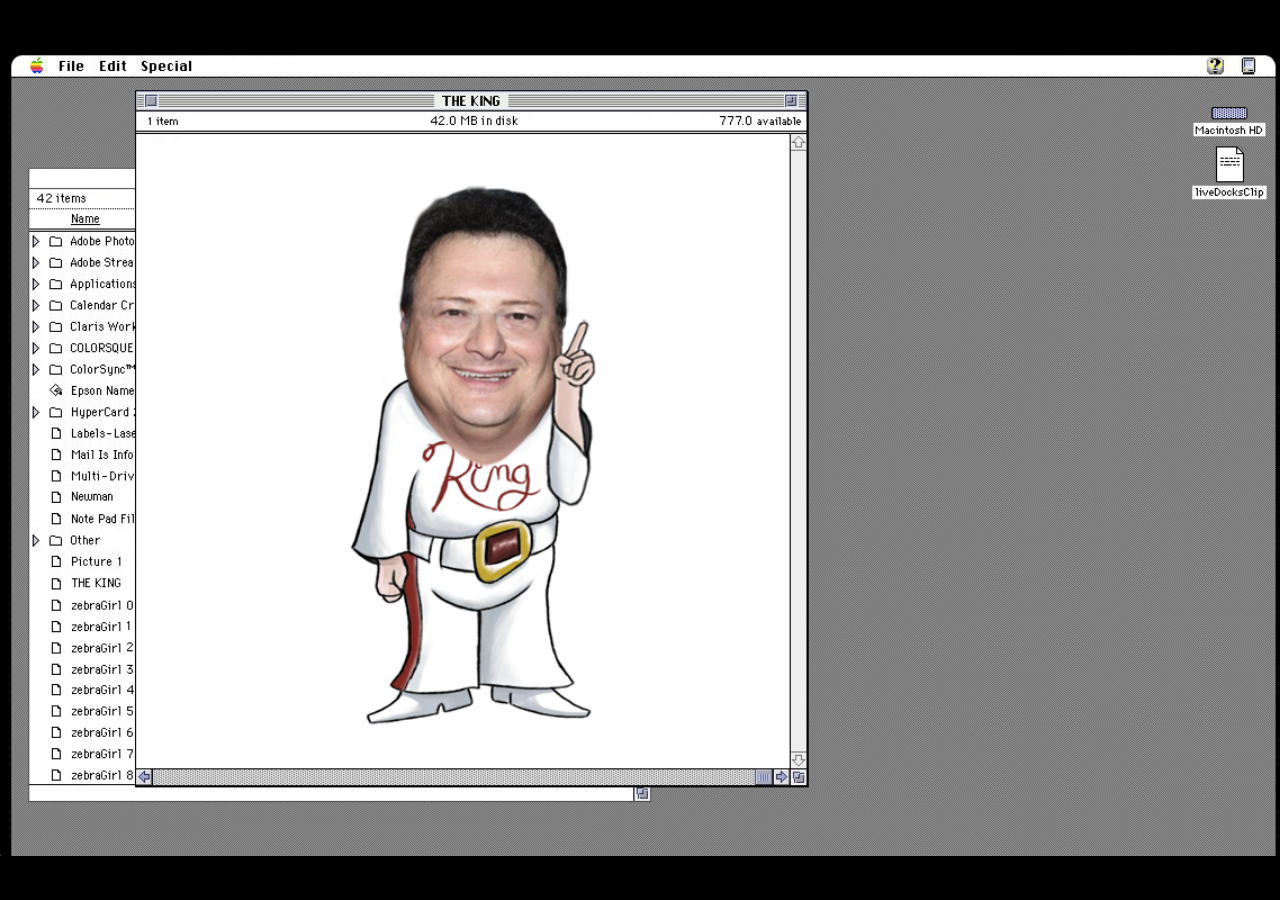
<file: students/index.html>
<!DOCTYPE html>
<html lang="en-us">
  <head>
    <meta charset="utf-8" />
    <meta name="viewport" content="width=device-width, initial-scale=1.0, maximum-scale=1" />
    <title>You Didn't Say the Magic Word</title>
    <style>
      body {
        margin:0; 
        padding: 0; 
        background: black;
      }
      .cheatin-uh {
        background: transparent url('../images/ah-ah-ah.png') no-repeat center center;
        background-size: contain;
        height: 100vh;
        width: 100vw;
      }
    </style>
    <link rel="shortcut icon" href="favicon.ico" />
  </head>
  <body>
    <div class="cheatin-uh"></div>
  </body>
</html>
</file>
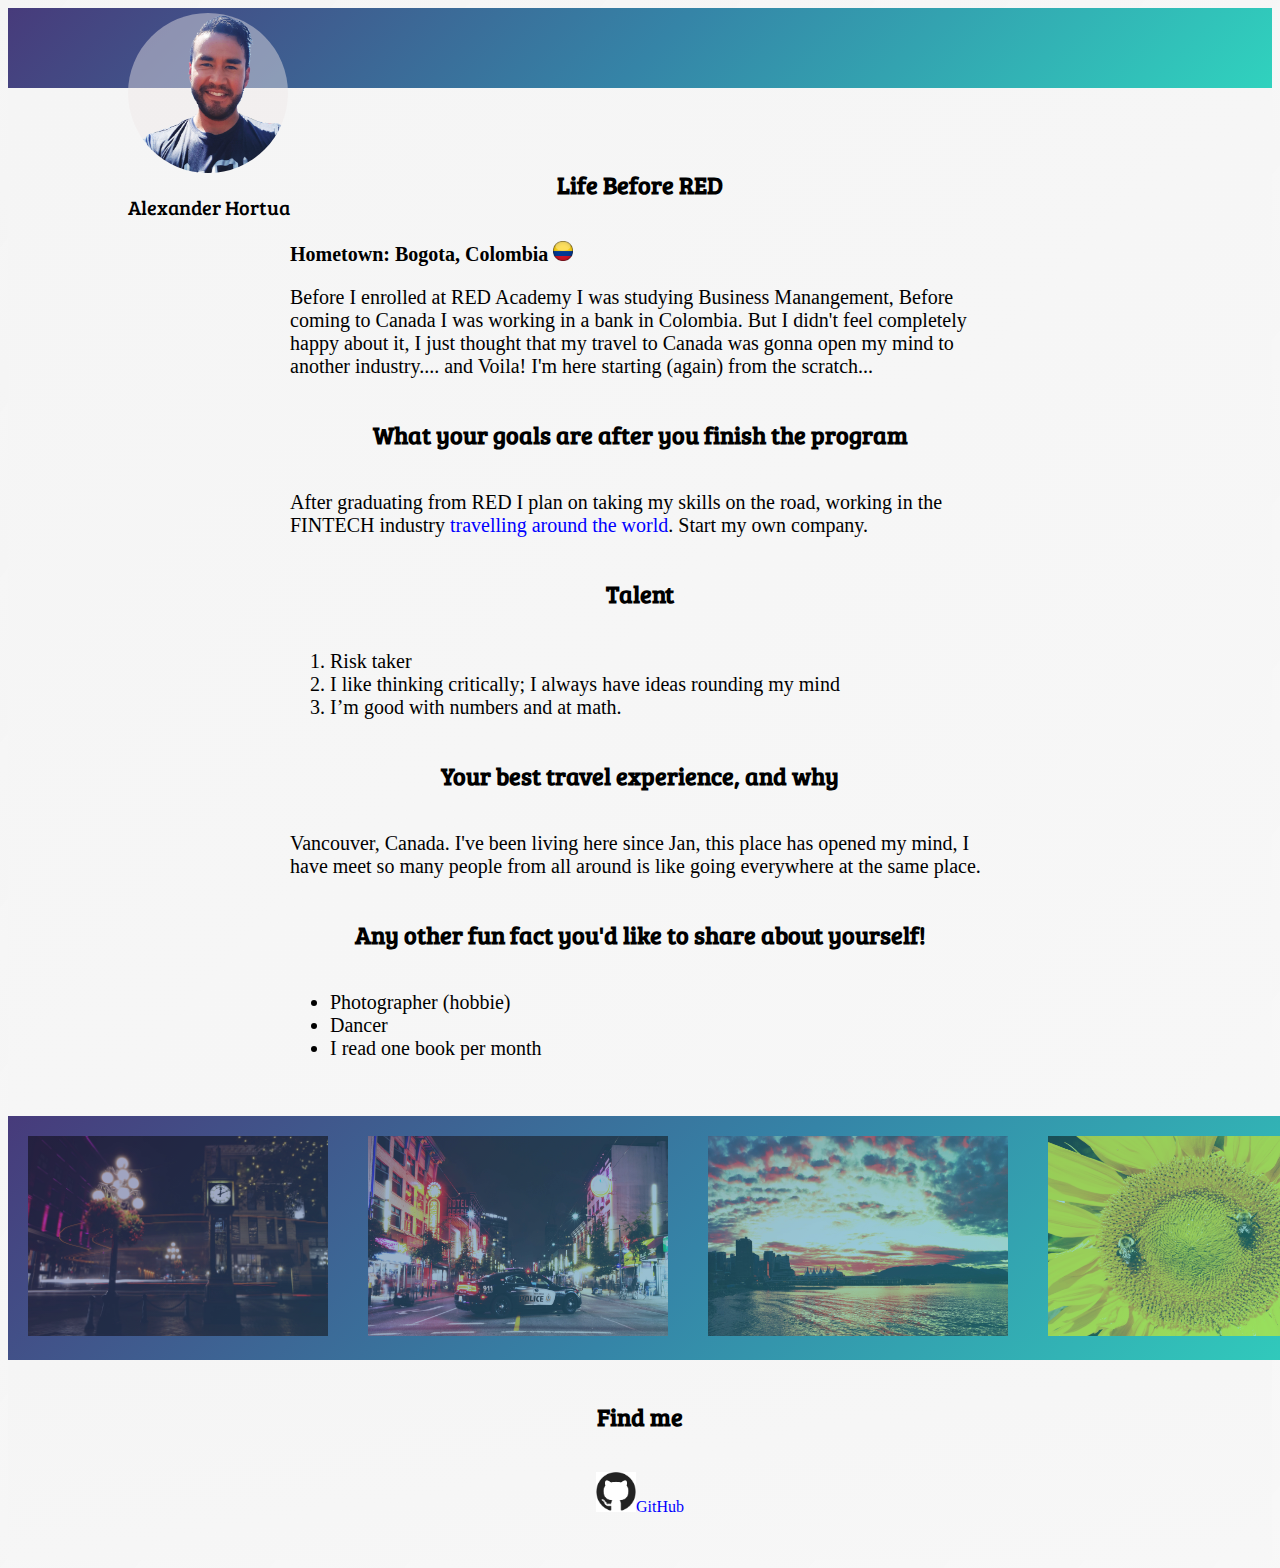
<file: students/alexander-hortua/index.html>
<!DOCTYPE html>
<html>
<head>
<link href="./style.css" type="text/css" rel="stylesheet">   
<link href="https://fonts.googleapis.com/css?family=Bree+Serif|Pacifico" rel="stylesheet">
<title>Alexander Hortua (Noha)</title>
</head>
<body>

    

   <div class="container">
	<header>
		<div class="center">
				<h2>Life Before RED</h2>
					<h3>Hometown: Bogota, Colombia    <img src="Images/flag-3d-round-250.png" width="20px"></h3>
			  	    <p>	Before I enrolled at RED Academy I was studying Business Manangement, Before coming to Canada I was working in a bank in Colombia. But I didn't feel completely happy about it, I just thought that my travel to Canada was gonna open my mind to another industry.... and Voila! I'm here starting (again) from the scratch...</p>	
			
						
				<h2>What your goals are after you finish the program</h2>
					<p>After graduating from RED I plan on taking my skills on the road, working in the FINTECH industry <a href ="https://www.outsite.co" target="_blank">travelling around the world</a>. Start my own company.</p>			
				<h2>Talent</h2> 
					<ol>
						<li>Risk taker</li>
						<li>I like thinking critically; I always have ideas rounding my mind </li>
						<li>I’m good with numbers and at math.</li>
						
								
					</ol>
							
					
				<h2>Your best travel experience, and why</h2>

					<p>Vancouver, Canada. I've been living here since Jan, this place has opened my mind, I have meet so many people from all around is like going everywhere at the same place.</p>

				<h2>Any other fun fact you'd like to share about yourself!</h2>
					<ul>
						<li>Photographer (hobbie)</li>
						<li>Dancer</li>
						<li>I read one book per month</li>
						
					</ul>
				
		
			</div>	

	</header>
	
 
	<nav>
		<div>
		
			<div class="profile-image">
					

			</div>
			<div>
			<p>Alexander Hortua</p>
			</div>
		</div>
	</nav> 
		<section class="info">

		<div class="photos">
			<img src="Images/steamclock.jpg" width="300" height="200px">
		</div>
			
		<div class="photos">
				<img src="Images/police.jpg" width="300" height="200px">
		</div>
		<div class="photos">
				<img src="Images/redsun.jpg" width="300" height="200px">
		</div>
	
		<div class="photos">
				<img src="Images/bee2.jpg" width="300" height="200px">
		</div>



		</section> 
		
		<footer>
			<h2>Find me</h2><a href="https://github.com/AlexanderHMagno" target="_blank"><img src="Images/github.png" width="40px">GitHub</a></footer> 
    </div>

</body>
</html>
</file>
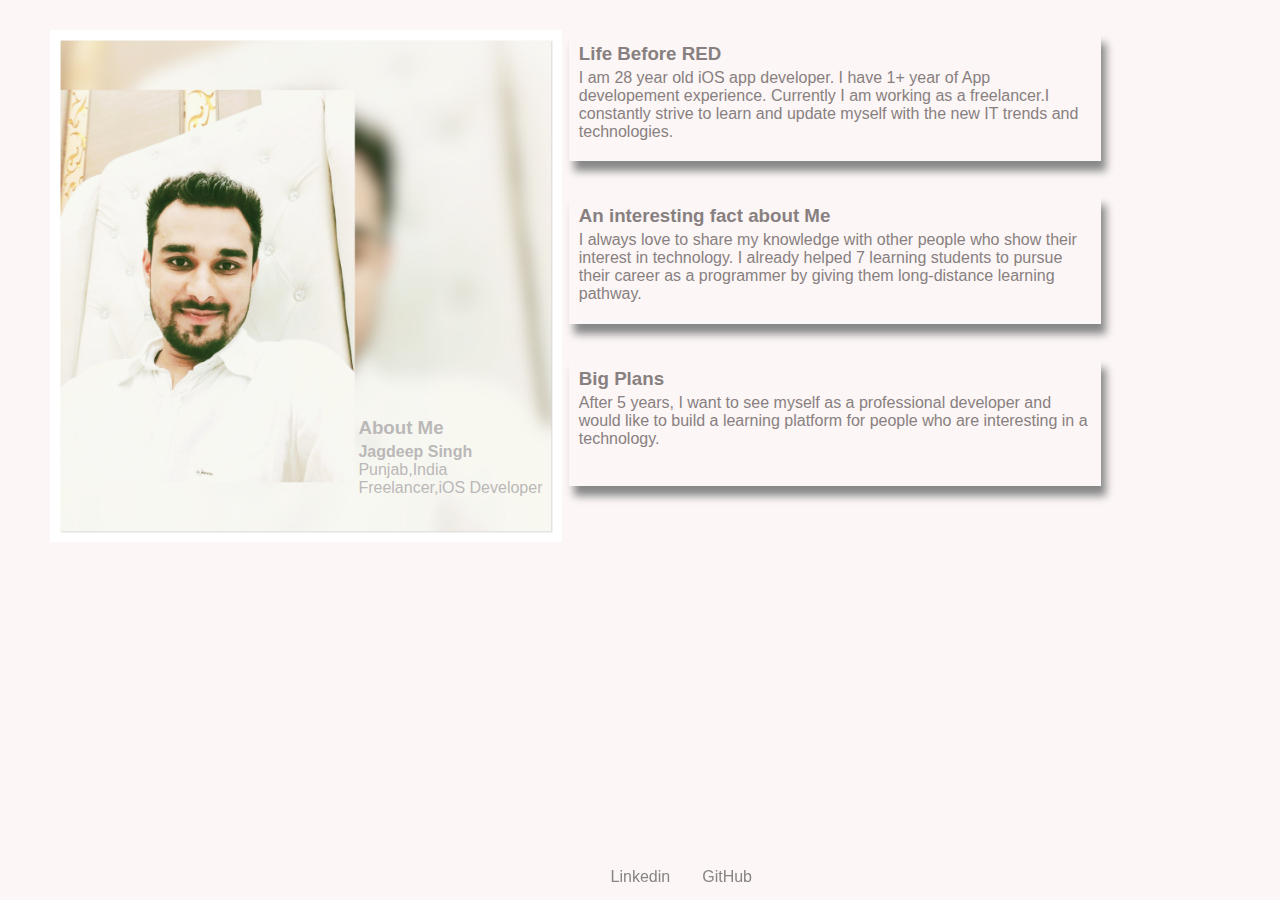
<file: students/jagdeep-singh/index.html>
<!DOCTYPE html>
<html>
<head>
	<!-- required meta tags -->
	<meta charset="utf-8">
	<meta name="viewport" content= "width=device-width, initial-scale=1, shrink-to-fit=no">
	<title>AboutMe</title>
	
	<link rel="stylesheet" type="text/css" href="css/style.css">
</head>
<body>


<div id=container>

	<img src="jagdeep.JPG" alt="me">

	<div id=aboutme>
		<h3> About Me</h3>
		<h4>Jagdeep Singh</h4>
		<p>Punjab,India</p>
		<p>Freelancer,iOS Developer</p>
</div>




<div id=beforeRed>
	<h3>Life Before RED</h3>
	<p>I am 28 year old iOS app developer. I have 1+ year of App developement experience. Currently  I am working as a freelancer.I constantly strive to learn and update myself with the new IT trends and technologies.</p>
</div>
<div id="factAboutme">
	<h3>An interesting fact about Me</h3>
	<p>I always love to share my knowledge with other people who show their interest in technology. I already helped  7 learning students to pursue their career as a programmer by giving them long-distance learning pathway.</p>
	
</div>
<div id="BigPlan">
		<h3>Big Plans</h3>
		<p>After 5 years, I want to see myself as a professional developer and would like to build a learning platform for people who are interesting in a technology.</p>
		
	</div>
	<footer class="footer">
			
			<ul>
			  <li><a href="https://github.com/jagdeepsingh1990">GitHub</a></li>
			  <li><a href="https://www.linkedin.com/in/jagdeep-singh-91741a99/">Linkedin</a></li>
			</ul>
		  </footer>
  
</div>
</body>
</html>
</file>
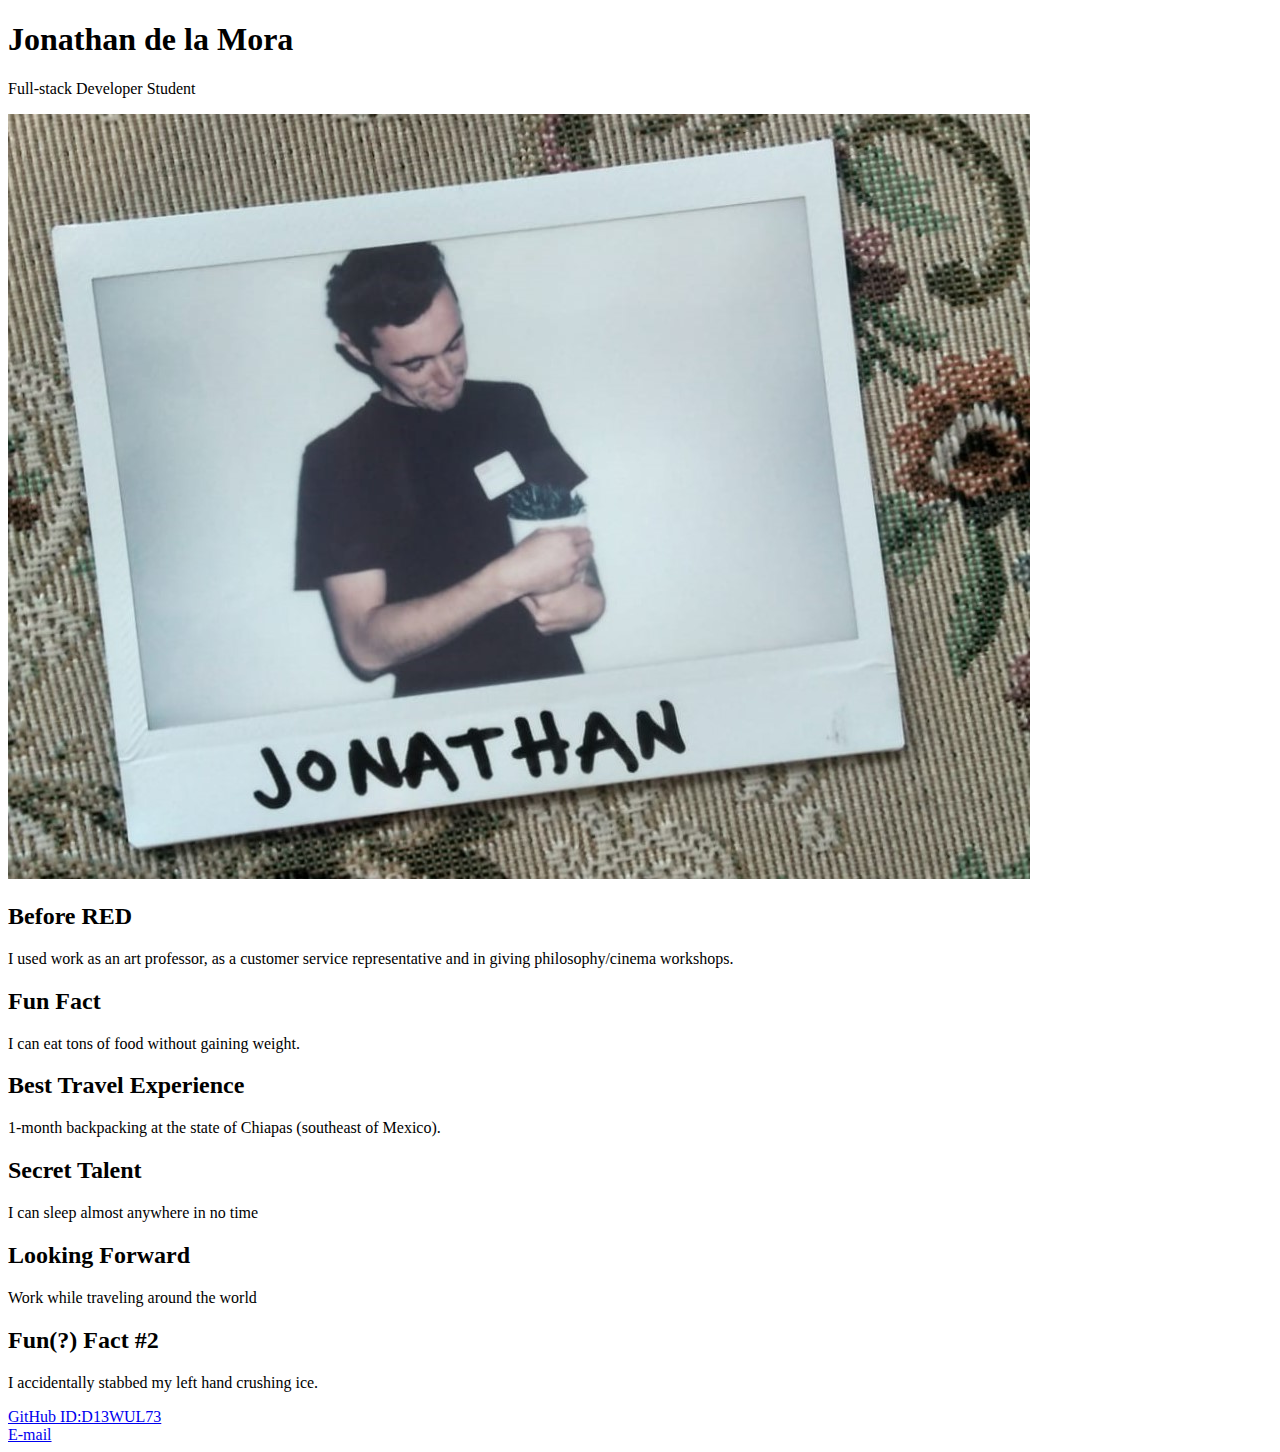
<file: students/jonathan-de-la-mora/index.html>
<!DOCTYPE html>
<html>
  <head>
    <title>RED Academy | Full-stack Developer Student </title>
  </head>
  <body class="two-column" font="gotham">
            <h1>Jonathan de la Mora</h1>
            <p>Full-stack Developer Student </p>
          </div>
          <div class="profile-image">
            <img src="jon.jpg" />
          </div>
        </header>
      </div>
                <h2> Before RED </h2>
                <p>I used work as an art professor, as a customer service representative and in giving philosophy/cinema workshops.</p>
                <h2> Fun Fact </h2>
                <p> I can eat tons of food without gaining weight. </p>
                <h2>Best Travel Experience</h2>
                <p> 1-month backpacking at the state of Chiapas  (southeast of Mexico). </p>
                <h2>Secret Talent</h2>
                <p>I can sleep almost anywhere in no time</p>
                <h2>Looking Forward</h2>
                <p>Work while traveling around the world</p>
                <h2>Fun(?) Fact #2</h2>
                <p>I accidentally stabbed my left hand crushing ice.</p>
            <li><a href="https://github.com/redacademy">GitHub ID:D13WUL73</a></li>
            <li><a href="jon.delamora@gmail.com">E-mail</a></li>
  </body>
</html>
</file>
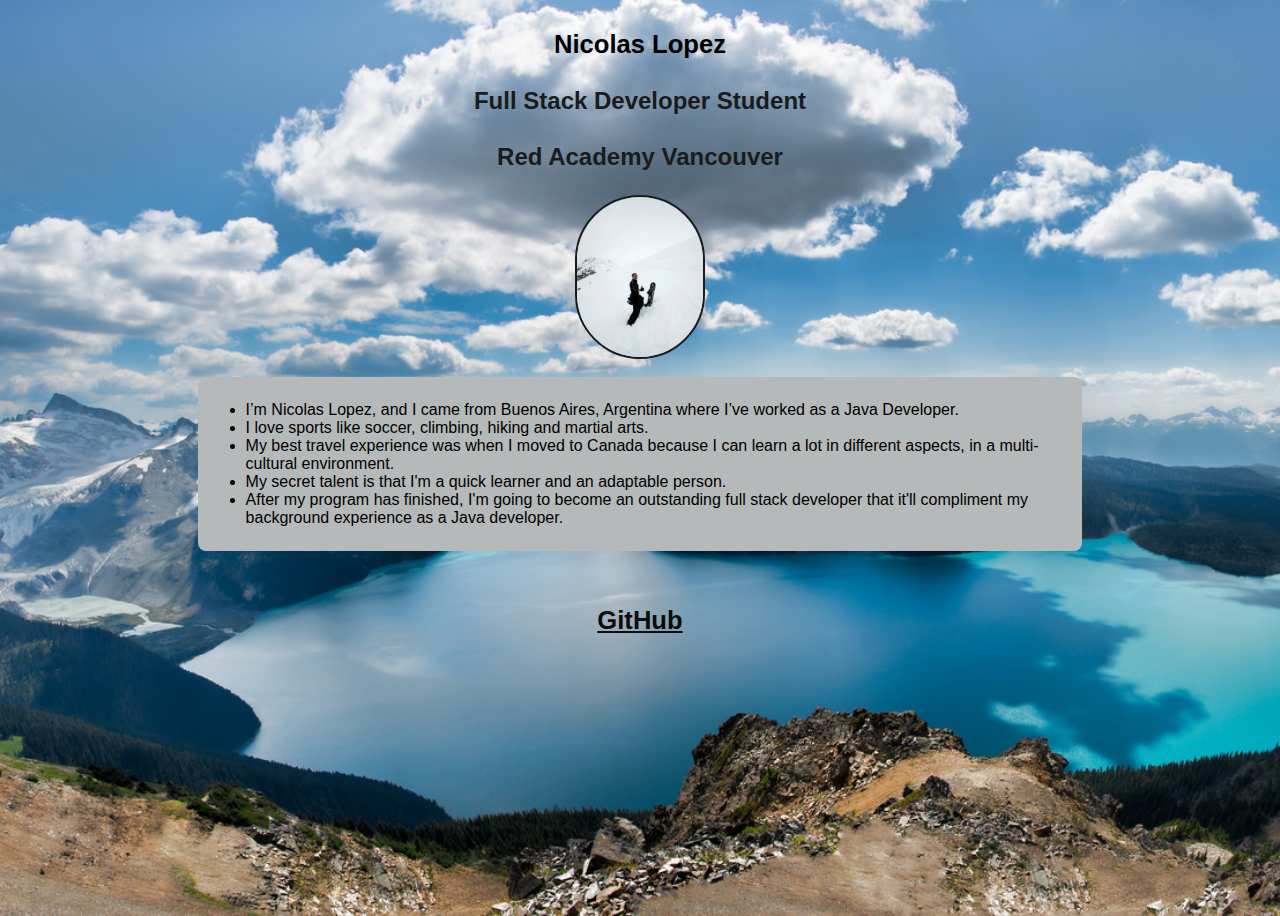
<file: students/nicolas-lopez/index.html>
<!DOCTYPE html>
<html lang="en">

  <head>
	<meta charset="utf-8" name="viewport" content="width=device-width, initial-scale=1">
    <title>Nicolas Lopez - Red Academy Vancouver</title>
    <link rel="stylesheet" href="./style.css">
    <link rel="stylesheet" href="http://fonts.googleapis.com/css?family=Lato:100,300,400">
  </head>

  <body class="profile-body">

		<div class="background-image">
		<!-- Header -->

		<header class="profile-header">
			<div class="profile-title">
				<h1>Nicolas Lopez</h1>
				<h2 id="fullstackdevsdt">Full Stack Developer Student</h2>
				<h2 id="redacademyvan">Red Academy Vancouver</h2>
			</div>
			<!-- Image -->
			<div class="profile-image">
				<img src="./images/nicolaslopez-profile-image.jpg" alt="Nicolas Lopez" style="width:10%;" id="profile-image">
			</div>
		</header>

		<br>

		<!-- Profile content -->

		<div class="grid">

			<section class="profile-student" id="nicolas-lopez">

			<div class="profile-content" >

				<ul>
					<li>I&#8217;m Nicolas Lopez, and I came from Buenos Aires, Argentina where I&#8217;ve worked as a Java Developer.</li>
					<li>I love sports like soccer, climbing, hiking and martial arts.</li>
					<li>My best travel experience was when I moved to Canada because I can learn a lot in different aspects, in a multi-cultural environment.</li>
					<li>My secret talent is that I'm a quick learner and an adaptable person.</li>
					<li>After my program has finished, I'm going to become an outstanding full stack developer that it'll compliment my background experience as a Java developer.</li>
				</ul>						

			</div>
			</section>
		</div>

		<br style="size: 10px">

		<!-- Footer -->

		<footer class="profile-footer">
				<br style="size: 10px">
			<nav>
				<a href="https://github.com/nicolaslopez82" target="_blank" id="github">GitHub</a>
			</nav>
		</footer>
	</div>	

  </body>
</html>
</file>
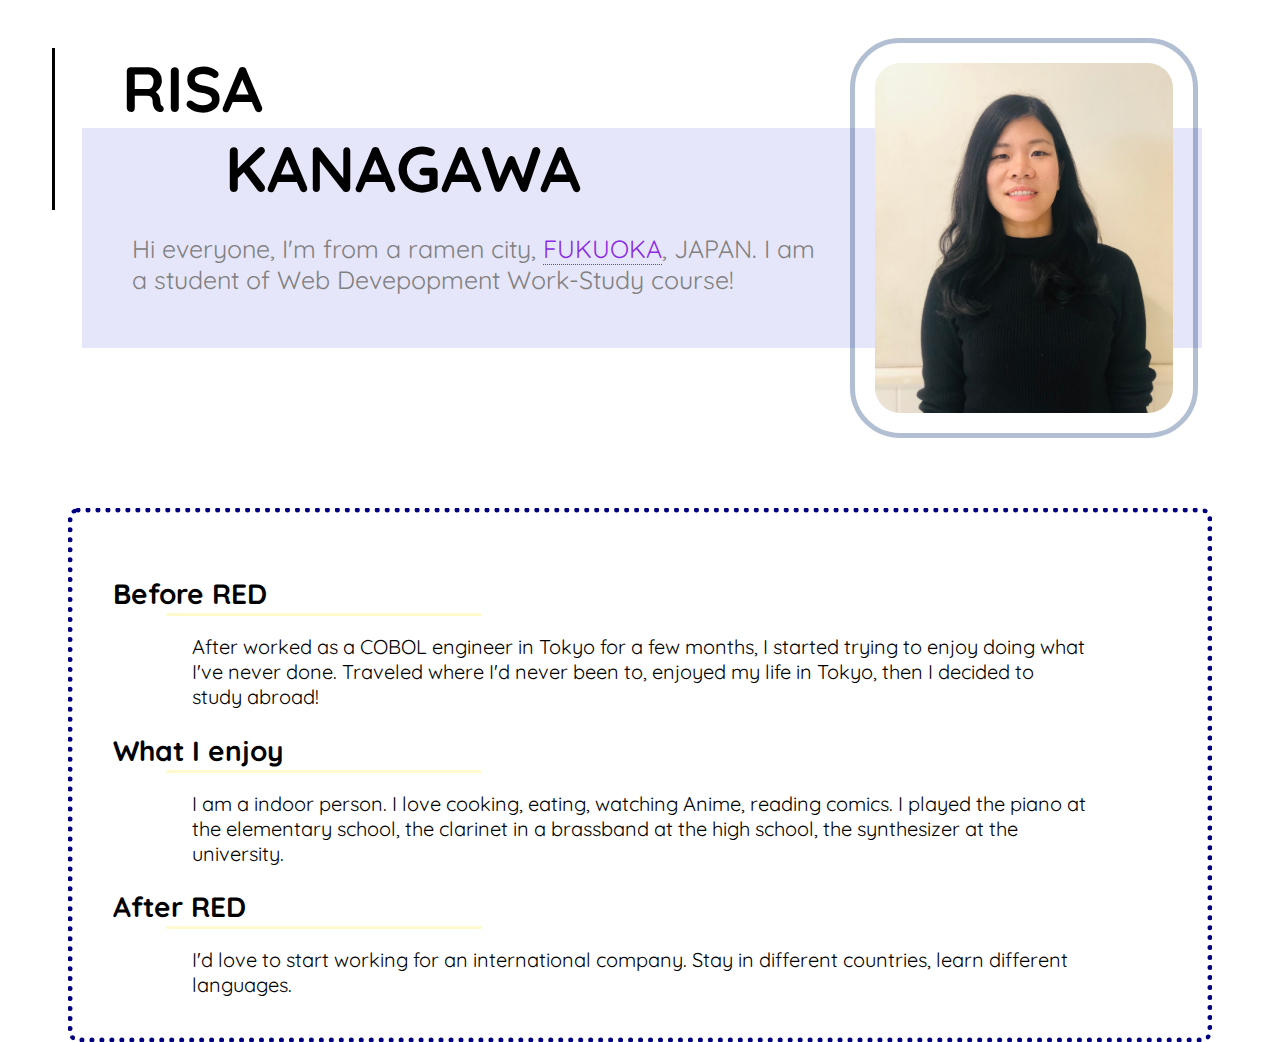
<file: students/risa-kangawa/index.html>
<!DOCTYPE html>
<html>
    <head>
        <title>Profile</title>
        <meta charset="UTF-8">
        <meta name="viewport" content="width=device-width, initial-scale=1">
        <link href="./style.css" rel="stylesheet" >
        <link rel="stylesheet" href="https://use.fontawesome.com/releases/v5.3.1/css/all.css" integrity="sha384-mzrmE5qonljUremFsqc01SB46JvROS7bZs3IO2EmfFsd15uHvIt+Y8vEf7N7fWAU" crossorigin="anonymous">
    </head>
    <body>
        <header>
         <div class="headerText">
          <h1><span class="firstName">RISA</span> <span class="lastName">KANAGAWA</span></h1>
          <p> Hi everyone, I'm from a ramen city, <a href="https://www.japan.travel/en/destinations/kyushu/fukuoka/">FUKUOKA</a>, JAPAN. I am a student of Web Devepopment Work-Study course!</p>         
          <ul>
            <li><a href="https://www.instagram.com/kngw/?hl=en" target="_blank"><i class="fab fa-instagram fa-3x"></i></a></li>
            <li><a href="https://github.com/risakanagawa" target="_blank"><i class="fab fa-github fa-3x"></i></a></li>
          </ul>
         </div>
         <img src="./images/PIC1.jpg" alt="ME" class="photo">
        </header>

        <div class="main">       
            <section>
                <h2> Before RED</h2>
                <p>After worked as a COBOL engineer in Tokyo for a few months, I started trying to enjoy doing what I've never done.
                Traveled where I'd never been to, enjoyed my life in Tokyo, then I decided to study abroad!</p>
            </section>
            <section>
                <h2>What I enjoy</h2>
                <p>I am a indoor person. 
                I love cooking, eating, watching Anime, reading comics. 
                I played the piano at the elementary school, the clarinet in a brassband at the high school, the synthesizer at the university. </p>
            </section>
            <section>
                <h2>After RED</h2>
                <p>I'd love to start working for an international company. Stay in different countries, learn different languages.</p>
            </section>
        </div>
    </body>
</html>
</file>
<file: students/alexander-hortua/style.css>
body{
    text-align: center;
    background-image: linear-gradient(to bottom right,whitesmoke,rgba(247, 247, 247, 0.925));
    
    
}

.container { 
    display: grid;
    max-width: auto;
    position: relative;
    margin: auto; 
    grid-template-areas:  
                         "nav nav"
                         "head head" 
                         "info info" 
                      "footer footer"; 
    
    grid-template-rows: 80px auto auto 200px; 
    grid-template-columns: 1fr 3fr; 
    } 
    
    header { 
        grid-area: head; 
       
        background-image: linear-gradient(to bottom right,whitesmoke,rgba(247, 247, 247, 0.925));
        text-align: center;
        align-items: center;
       
       
    } 

    .center{
        padding-top: 40px;
        padding-bottom: 40px;
        width: 700px;
        margin:auto;
    }
    
   
    h1,h2{
        font-family: 'Bree Serif', cursive;
        padding: 20px;

    }

    p, h3,li{ 
        text-align: left;
        font-size:20px;
    }
    
    a{
        text-decoration: none;
    color:blue;}

    nav { 
        grid-area: nav; 
        background-image: linear-gradient(-225deg, #473B7B 0%, #3584A7 51%, #30D2BE 100%);
        padding: 5px;
        padding-left: 120px;
        font-size: 20px;
        text-align: center;
        font-family: 'Bree Serif';
        
                
    } 
    
    .profile-image {
        width: 160px;
        height: 160px;
        background-image: url("Images/nohasmall.png");
        background-size: cover;
        border-radius: 50%;
        background-color: rgba(240, 232, 232, 0.445);
        
        

      }

    .info { 
        grid-area: info; 
        background-image: linear-gradient(-225deg, #473B7B 0%, #3584A7 51%, #30D2BE 100%);
        text-align: center;
        color: black;
        display: flex;
        margin: auto;
     
      align-items: center;
    
        


    }
    
    .photos{

        
        margin: 20px;
        
        opacity: 0.5;
    }
        
    .photos:active {
          
            z-index:999;
            position: fixed;
            top:30%;
            left:40%;
            border:none;
            opacity: 1;
            transform: scale(3);
            pointer-events: painted;
            
        }

        .photos:hover{
            cursor:pointer;
            opacity: 1;
        }
        
        
        
    
     
    footer { grid-area: footer;
        background-image: linear-gradient(to bottom right,whitesmoke,rgba(247, 247, 247, 0.925));
     }
</file>
<file: students/jagdeep-singh/css/style.css>
/*Default styles are here*/

*{
	margin: 0;
	padding: 0;
}

body{
	background-color: rgb(252, 246, 246);
	overflow-x: hidden;
	font-family: 'Open Sans', sans-serif;
	text-rendering: optimizeLegibility !important;
	-webkit-font-smoothing: antialiased !important;

}


img {
    display: block;
    margin-left: 50px;
	margin-right: 50px;
	padding-top: 30px;
	width:40%;
}
#container {
  width: 100%;
  height: 100%;
  position: relative;
}

#aboutme {
	position: absolute;
	top: 77%;
  left: 28%;
  color: rgb(187, 184, 184);
  background:transparent;
}
#beforeRed {
	position: absolute;
    top: 6%;
	right: 0;
	margin-right: 14%;
    width: 40%;
	height: 20%;
	text-overflow: hidden;
	color: rgb(136, 128, 128);
	
    padding: 10px;
	box-shadow: 5px 10px 8px #888888;
	
}
h3{
	margin-bottom: 4px;
  }

#factAboutme{
	position: absolute;
    top: 36%;
	right: 0;
	margin-right: 14%;
    width: 40%;
	height: 20%;
	text-overflow: hidden;
	color: rgb(136, 128, 128);
	
    padding: 10px;
    box-shadow: 5px 10px 8px #888888;
}
#BigPlan {
	position: absolute;
    top: 66%;
	right: 0;
	margin-right: 14%;
    width: 40%;
	height: 20%;
	text-overflow: hidden;
	color: rgb(136, 128, 128);
	
    padding: 10px;
    box-shadow: 5px 10px 8px #888888;
}
ul {
    list-style-type: none;
    margin: 0;
    padding: 0;
    overflow: hidden;
    background-color: transparent;
    position: fixed;
    bottom: 0;
    width: 60%;
}

li {
    float: right;
}

li a {
    display: block;
    color: rgb(136, 132, 132);
    text-align: center;
    padding: 14px 16px;
    text-decoration: none;
}

li a:hover:not(.active) {
    background-color: #111;
}

.active {
    background-color: #4CAF50;
}
</file>
<file: students/nicolas-lopez/style.css>
h1 {
    font-size:2vw;
}

li{
    font-size: 16px;
    font-family: 'Gill Sans', 'Gill Sans MT', Calibri, 'Trebuchet MS', sans-serif;
    font-weight: 200;
    text-align: left;
}

body, html {
    height: 100%;
    margin: 0;
}

.background-image {
    /* The image used */
    background-image: url("./images/panorama-ridge.jpg");

    /* Full height */
    height: 100%; 

    /* Center and scale the image nicely */
    background-repeat: no-repeat;
    background-size: cover;
    padding: 0.5rem;
}

.profile-title, .profile-footer {
    font-size: 1rem;
    font-family: 'Gill Sans', 'Gill Sans MT', Calibri, 'Trebuchet MS', sans-serif;
    font-weight: bold;
    line-height: 1.5;
    margin-top: 0.5rem;
    margin-bottom: 0.5rem;
    text-align: center;
    width: 100%;
}

.profile-content{
    margin-left: 15%;
    margin-right: 15%;
    text-align: left;
    border-radius: 8px;
    padding: 0.5rem;
    background-color: rgb(182, 185, 185);
}

#fullstackdevsdt, #redacademyvan {
    color: #1a1b1b;
}

#profile-image {
    background-color: #e92525;
    border: 2px solid #1a1b1b;
    border-radius: 80px;
    height: 160px;
    margin: 0 auto 1.5rem;
    overflow: hidden;
    width: 160px;

    display: block;
    margin: 0 auto;
    max-width: 80%;
}

#github {
    color: #0b0c0b;
    font-size:2vw;
}
</file>
<file: students/risa-kangawa/style.css>
@import url('https://fonts.googleapis.com/css?family=Quicksand');

body,html {
    height: 100vh;
    font-family: Quicksand;
}

body {
    padding: 10px;
}

a {
    color: blueviolet;
    border-bottom: 1px dotted blueviolet;
    text-decoration: none;
}

a:hover {
    color: indianred;
}

h1 {
    z-index: 1000;
    margin: 10px;
    padding-top: 20px;
    padding-left: 50px;
    font-size: 4em;
    position: relative;
}
h1::before {
    content: '';
    border-left: 3px solid #000;
    position: absolute;
    left: -2.3vh;
    top: 2.2vh;
    z-index: 4;
    height: 90%;
    border-radius: 0px;
}

header {
    position: relative;
    display: flex;
    flex-wrap: wrap-reverse;
    justify-content: center;
}

header::before {
    content: '';
    position: absolute;
    background-color: lavender;
    width: 90%;
    height: 50%;
    left: 5vw;
    top: 25%;
}

.headerText {
    max-width: 60vw;
    z-index: 1;
}

.photo {
    padding: 20px;
    margin: 20px;
    border: 5px solid rgba(0, 44, 110, 0.3);
    border-radius: 50px;
    height: 350px;
    z-index: 2;
}

header p {
    font-size: 25px;
    color: gray;
    padding-left: 70px;
    z-index: inherit;
}

.firstName {
    display: block;
}

.lastName {
    display: block;
    padding-left: 8vw;
}

.main {
    padding: 40px;
    margin: 50px;
    border: dotted 5px NAVY;
    border-radius: 10px;
}

section p {
    width: 70vw;
    margin: auto;
    font-size: 20px;
}

h2 {
    font-size: 28px;
    position: relative;
}

h2::after {
    content: '';
    position: absolute;
    left: 5%;
    bottom: -5px;
    display: inline-block;
    width: 30%;
    height: 3px;
    background-color: LEMONCHIFFON;
    border-radius: 2px;
}

ul {
    list-style-type: none;
    padding: 20px;
    z-index: 2;
    text-align: right;
}

li {
    display: inline-block;
    padding: 10px;
}

li a {
    color: #000;
    border: none;
}


/* Smartphone */
@media (max-width:767px){
    h1 {
        text-align: center;
        padding: 0;
        font-size: 3em;
    }
    header p {
        padding-left: 0;
        width: 70vw;
        text-align: left;
    }
    .lastName {
        padding-left: 1vw;
    }
    .main {
        padding: 10px;
        margin: 10px;
        padding-bottom: 30px;
        margin-bottom: 40px;
        border: dotted 5px NAVY;
        border-radius: 10px;
    }
    ul {
        text-align: center;
    }

}
</file>
